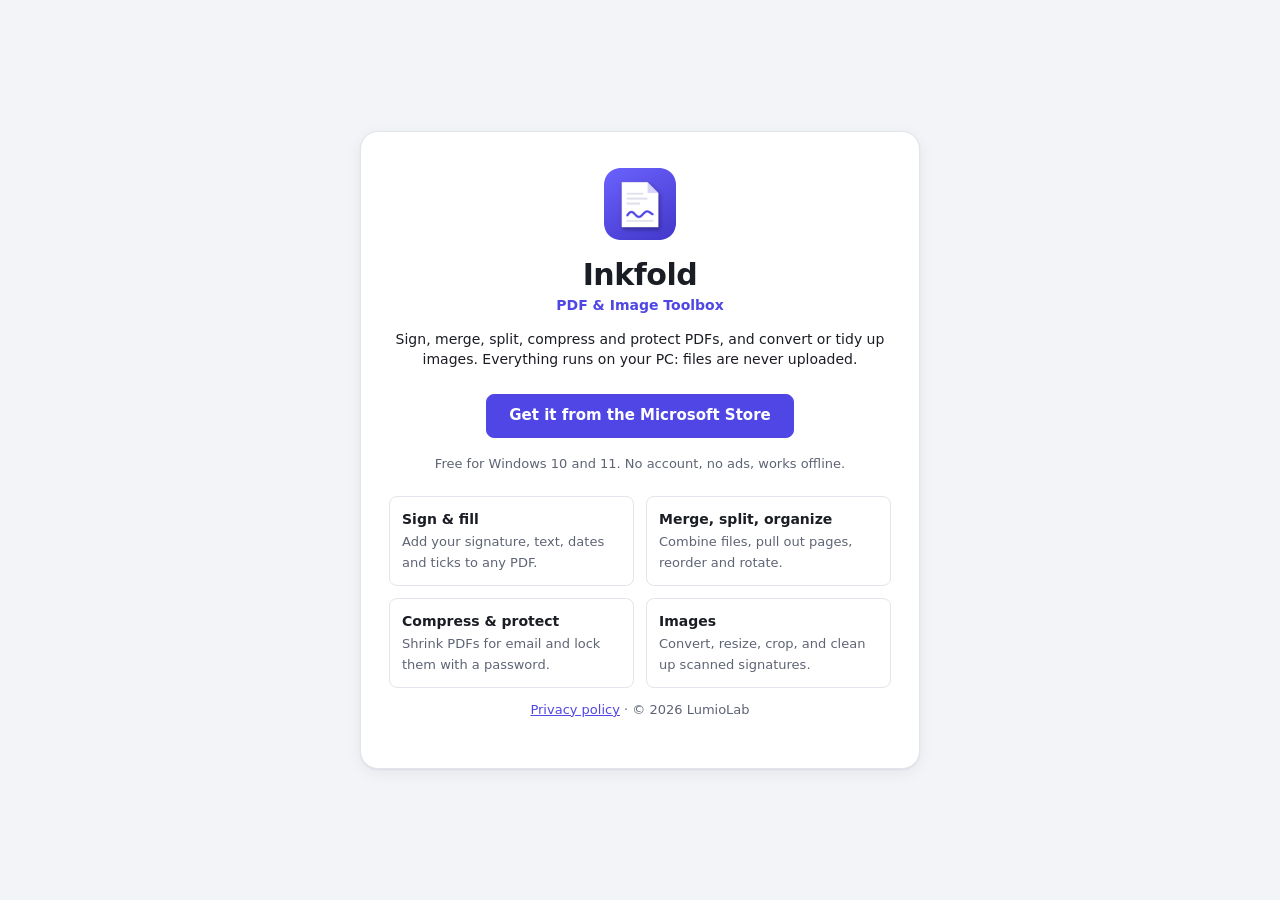
<file: index.html>
<!doctype html>
<html lang="en">
<head>
<meta charset="utf-8">
<meta name="viewport" content="width=device-width, initial-scale=1">
<title>Inkfold – PDF & Image Toolbox</title>
<meta name="description" content="Sign, merge, split, compress and protect PDFs, and convert images. Works offline; your files never leave your device.">
<meta name="theme-color" content="#f3f4f8" media="(prefers-color-scheme: light)">
<meta name="theme-color" content="#1c1d22" media="(prefers-color-scheme: dark)">
<link rel="manifest" href="manifest.webmanifest">
<link rel="icon" href="icons/icon-192.png">
<link rel="stylesheet" href="styles.css">
</head>
<body>
<div class="app">
  <nav class="rail" id="rail" aria-label="Tools">
    <a class="brand" href="#" data-route="home">
      <img src="icons/icon-192.png" alt="" width="28" height="28">
      <span>Inkfold</span>
    </a>
    <div class="rail-list" id="railList"></div>
    <div class="rail-foot">
      <button class="rail-btn" id="themeBtn" type="button" aria-label="Switch theme"></button>
      <a class="rail-btn" href="#about" data-route="about">About &amp; privacy</a>
      <button class="rail-btn rail-support" id="supportBtn" type="button" hidden><span aria-hidden="true">&#9749;</span> Support Inkfold</button>
    </div>
  </nav>
  <main class="main" id="main" tabindex="-1"></main>
</div>
<div class="toasts" id="toasts" role="status" aria-live="polite"></div>
<div class="busy" id="busy" hidden><div class="busy-card"><div class="spinner"></div><div id="busyText">Working…</div><div class="bar"><i id="busyBar"></i></div></div></div>
<dialog id="dlg"></dialog>
<div class="dropveil" id="dropveil" hidden><div>Drop files to open them</div></div>
<script type="module" src="js/app.js"></script>
</body>
</html>
</file>
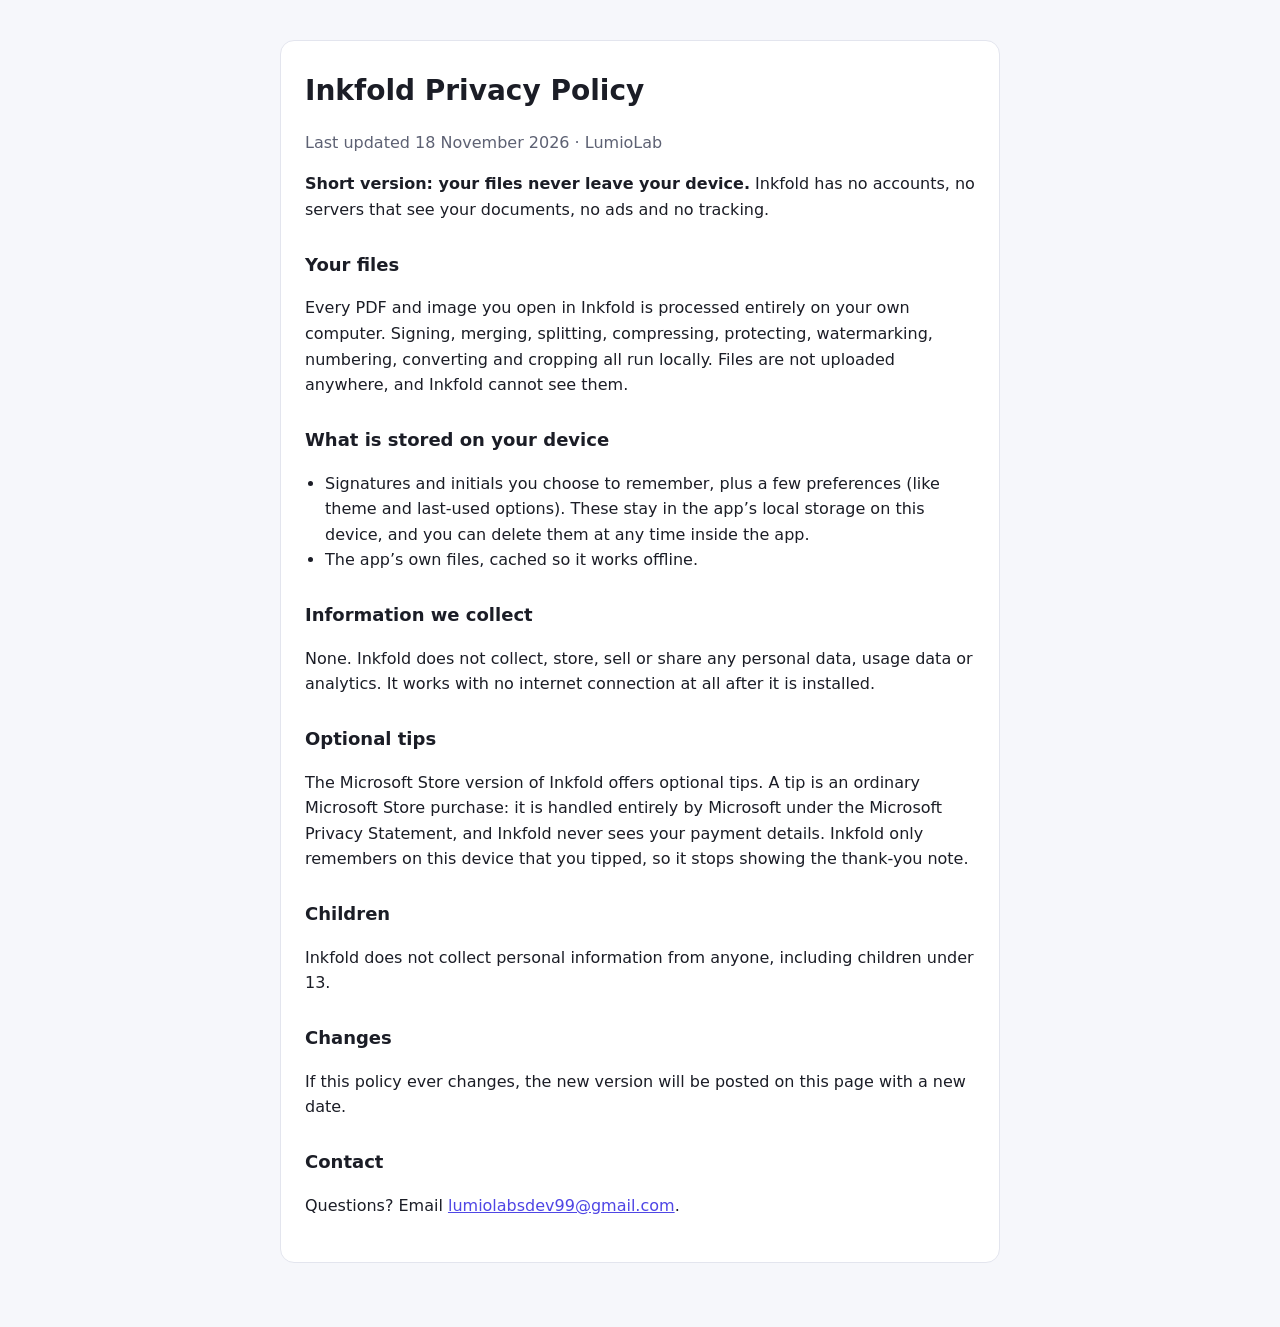
<file: privacy.html>
<!doctype html>
<html lang="en"><head><meta charset="utf-8"><meta name="viewport" content="width=device-width,initial-scale=1">
<title>Inkfold Privacy Policy</title>
<style>
:root{--bg:#f6f7fb;--card:#fff;--text:#1b1d26;--muted:#5d6173;--line:#e3e5ee;--accent:#4f46e5;color-scheme:light dark}
@media (prefers-color-scheme:dark){:root{--bg:#0e0f13;--card:#16171d;--text:#ececf1;--muted:#9a9db0;--line:#2a2c34}}
body{margin:0;background:var(--bg);color:var(--text);font:16px/1.6 "Segoe UI Variable Text","Segoe UI",system-ui,-apple-system,sans-serif}
main{max-width:720px;margin:0 auto;padding:40px 16px 64px}
.card{background:var(--card);border:1px solid var(--line);border-radius:14px;padding:28px 24px}
h1{font-size:28px;margin:0 0 4px}h2{font-size:18px;margin:28px 0 6px}
.muted{color:var(--muted)}a{color:var(--accent)}ul{padding-left:20px}
</style></head><body><main><div class="card">
<h1>Inkfold Privacy Policy</h1>
<p class="muted">Last updated 18 November 2026 · LumioLab</p>
<p><strong>Short version: your files never leave your device.</strong> Inkfold has no accounts, no servers that see your documents, no ads and no tracking.</p>
<h2>Your files</h2>
<p>Every PDF and image you open in Inkfold is processed entirely on your own computer. Signing, merging, splitting, compressing, protecting, watermarking, numbering, converting and cropping all run locally. Files are not uploaded anywhere, and Inkfold cannot see them.</p>
<h2>What is stored on your device</h2>
<ul><li>Signatures and initials you choose to remember, plus a few preferences (like theme and last-used options). These stay in the app’s local storage on this device, and you can delete them at any time inside the app.</li>
<li>The app’s own files, cached so it works offline.</li></ul>
<h2>Information we collect</h2>
<p>None. Inkfold does not collect, store, sell or share any personal data, usage data or analytics. It works with no internet connection at all after it is installed.</p>
<h2>Optional tips</h2>
<p>The Microsoft Store version of Inkfold offers optional tips. A tip is an ordinary Microsoft Store purchase: it is handled entirely by Microsoft under the Microsoft Privacy Statement, and Inkfold never sees your payment details. Inkfold only remembers on this device that you tipped, so it stops showing the thank-you note.</p>
<h2>Children</h2>
<p>Inkfold does not collect personal information from anyone, including children under 13.</p>
<h2>Changes</h2>
<p>If this policy ever changes, the new version will be posted on this page with a new date.</p>
<h2>Contact</h2>
<p>Questions? Email <a href="mailto:lumiolabsdev99@gmail.com">lumiolabsdev99@gmail.com</a>.</p>
</div></main></body></html>
</file>
<file: styles.css>
@font-face{font-family:"Caveat";src:url(fonts/caveat.woff2) format("woff2");font-weight:600;font-display:swap}
@font-face{font-family:"Dancing Script";src:url(fonts/dancing.woff2) format("woff2");font-weight:600;font-display:swap}
@font-face{font-family:"Great Vibes";src:url(fonts/greatvibes.woff2) format("woff2");font-display:swap}

:root{
  --bg:#f3f4f8; --panel:#ffffff; --panel-2:#f7f8fb; --line:#e3e5ec; --line-2:#d3d6e0;
  --text:#1b1d24; --muted:#5f6475; --faint:#8a8fa0;
  --accent:#4f46e5; --accent-2:#6d63ff; --accent-ink:#ffffff; --accent-soft:#eceafe;
  --ok:#0f8a5f; --warn:#b26a00; --err:#c9324a;
  --shadow:0 1px 2px rgba(20,22,40,.06),0 4px 16px rgba(20,22,40,.06);
  --shadow-lg:0 12px 40px rgba(20,22,40,.18);
  --radius:12px; --radius-sm:8px;
  --font:"Segoe UI Variable Text","Segoe UI",system-ui,-apple-system,Roboto,"Helvetica Neue",Arial,sans-serif;
  --font-display:"Segoe UI Variable Display","Segoe UI",system-ui,-apple-system,Roboto,sans-serif;
  color-scheme:light;
}
@media (prefers-color-scheme:dark){
  :root:not([data-theme="light"]){
    --bg:#16171c; --panel:#1f2027; --panel-2:#25262e; --line:#2f313b; --line-2:#3a3d49;
    --text:#ecedf3; --muted:#a3a7b7; --faint:#7d8193;
    --accent:#8b83ff; --accent-2:#a49dff; --accent-ink:#14121f; --accent-soft:#2b2950;
    --ok:#3ccf98; --warn:#f0b54a; --err:#ff6b81;
    --shadow:0 1px 2px rgba(0,0,0,.3),0 4px 16px rgba(0,0,0,.25); --shadow-lg:0 12px 40px rgba(0,0,0,.5);
    color-scheme:dark;
  }
}
:root[data-theme="dark"]{
  --bg:#16171c; --panel:#1f2027; --panel-2:#25262e; --line:#2f313b; --line-2:#3a3d49;
  --text:#ecedf3; --muted:#a3a7b7; --faint:#7d8193;
  --accent:#8b83ff; --accent-2:#a49dff; --accent-ink:#14121f; --accent-soft:#2b2950;
  --ok:#3ccf98; --warn:#f0b54a; --err:#ff6b81;
  --shadow:0 1px 2px rgba(0,0,0,.3),0 4px 16px rgba(0,0,0,.25); --shadow-lg:0 12px 40px rgba(0,0,0,.5);
  color-scheme:dark;
}

*{box-sizing:border-box}
html,body{height:100%}
body{margin:0;background:var(--bg);color:var(--text);font:14px/1.45 var(--font);-webkit-font-smoothing:antialiased}
button,input,select,textarea{font:inherit;color:inherit}
a{color:var(--accent)}
:focus-visible{outline:2px solid var(--accent);outline-offset:2px}
[hidden]{display:none!important}

.app{display:grid;grid-template-columns:232px 1fr;height:100vh}
.rail{background:var(--panel);border-right:1px solid var(--line);display:flex;flex-direction:column;min-height:0}
.brand{display:flex;align-items:center;gap:10px;padding:16px 16px 12px;text-decoration:none;color:var(--text);font:600 17px var(--font-display);letter-spacing:-.01em}
.brand img{border-radius:7px}
.rail-list{flex:1;overflow:auto;padding:4px 8px 8px}
.rail-group{font-size:11px;font-weight:600;text-transform:uppercase;letter-spacing:.06em;color:var(--faint);padding:14px 10px 6px}
.rail-item{display:flex;align-items:center;gap:10px;width:100%;padding:7px 10px;border:0;background:none;border-radius:var(--radius-sm);text-align:left;cursor:pointer;color:var(--text);text-decoration:none}
.rail-item svg{width:18px;height:18px;flex:none;color:var(--muted)}
.rail-item:hover{background:var(--panel-2)}
.rail-item[aria-current="page"]{background:var(--accent-soft);color:var(--accent);font-weight:600}
.rail-item[aria-current="page"] svg{color:var(--accent)}
.rail-foot{border-top:1px solid var(--line);padding:8px;display:flex;flex-direction:column;gap:2px}
.rail-btn{display:block;padding:7px 10px;border:0;background:none;border-radius:var(--radius-sm);text-align:left;cursor:pointer;color:var(--muted);text-decoration:none;font-size:13px}
.rail-btn:hover{background:var(--panel-2);color:var(--text)}

.main{overflow:auto;min-width:0;outline:none}
.page{max-width:1120px;margin:0 auto;padding:28px 32px 48px}
.page-head{display:flex;align-items:flex-start;gap:14px;margin-bottom:20px}
.page-head .ico{width:44px;height:44px;border-radius:12px;background:var(--accent-soft);color:var(--accent);display:grid;place-items:center;flex:none}
.page-head .ico svg{width:24px;height:24px}
h1{font:600 24px/1.2 var(--font-display);margin:0 0 4px;letter-spacing:-.015em}
h2{font:600 16px var(--font-display);margin:0 0 10px}
.sub{color:var(--muted);margin:0}

.hero{padding:8px 0 22px}
.hero h1{font-size:30px}
.hero p{color:var(--muted);font-size:15px;margin:6px 0 0;max-width:640px}
.badges{display:flex;gap:8px;flex-wrap:wrap;margin-top:14px}
.badge{display:inline-flex;align-items:center;gap:6px;font-size:12px;padding:4px 10px;border-radius:999px;background:var(--panel);border:1px solid var(--line);color:var(--muted)}
.badge b{color:var(--ok);font-weight:700}
.grid{display:grid;grid-template-columns:repeat(auto-fill,minmax(230px,1fr));gap:12px}
.card{background:var(--panel);border:1px solid var(--line);border-radius:var(--radius);box-shadow:var(--shadow)}
.tool-card{display:flex;gap:12px;padding:16px;text-decoration:none;color:var(--text);cursor:pointer;border:1px solid var(--line);background:var(--panel);border-radius:var(--radius);text-align:left;transition:border-color .15s,transform .15s,box-shadow .15s}
.tool-card:hover{border-color:var(--accent);transform:translateY(-1px);box-shadow:var(--shadow)}
.tool-card .ico{width:38px;height:38px;border-radius:10px;background:var(--accent-soft);color:var(--accent);display:grid;place-items:center;flex:none}
.tool-card .ico svg{width:20px;height:20px}
.tool-card b{display:block;font-weight:600;margin-bottom:2px}
.tool-card span{color:var(--muted);font-size:13px}
.section-title{font:600 13px var(--font);text-transform:uppercase;letter-spacing:.06em;color:var(--faint);margin:26px 0 10px}

.drop{border:2px dashed var(--line-2);border-radius:var(--radius);background:var(--panel);padding:36px 20px;text-align:center;cursor:pointer;transition:border-color .15s,background .15s}
.drop:hover,.drop.over{border-color:var(--accent);background:var(--accent-soft)}
.drop svg{width:40px;height:40px;color:var(--accent);margin-bottom:8px}
.drop b{display:block;font-size:16px;margin-bottom:4px}
.drop span{color:var(--muted);font-size:13px}
.drop.compact{padding:14px;display:flex;align-items:center;justify-content:center;gap:10px}
.drop.compact svg{width:20px;height:20px;margin:0}
.drop.compact b{display:inline;font-size:14px;margin:0}

.btn{display:inline-flex;align-items:center;justify-content:center;gap:8px;height:36px;padding:0 16px;border-radius:var(--radius-sm);border:1px solid var(--line-2);background:var(--panel);cursor:pointer;font-weight:500;white-space:nowrap;text-decoration:none;color:var(--text)}
.btn:hover{background:var(--panel-2)}
.btn svg{width:16px;height:16px}
.btn.primary{background:var(--accent);border-color:var(--accent);color:var(--accent-ink);font-weight:600}
.btn.primary:hover{background:var(--accent-2);border-color:var(--accent-2)}
.btn.danger{color:var(--err)}
.btn.sm{height:30px;padding:0 10px;font-size:13px}
.btn.icon{width:32px;padding:0}
.btn:disabled{opacity:.5;cursor:not-allowed}
.btn.big{height:44px;padding:0 22px;font-size:15px}
.btn[aria-pressed="true"]{border-color:var(--accent);background:var(--accent-soft);color:var(--text);font-weight:600}

.toolbar{display:flex;flex-wrap:wrap;align-items:center;gap:8px;margin:14px 0}
.toolbar .grow{flex:1}
.panel{background:var(--panel);border:1px solid var(--line);border-radius:var(--radius);padding:18px;margin-top:14px}
.row{display:flex;flex-wrap:wrap;gap:14px;align-items:flex-end}
.field{display:flex;flex-direction:column;gap:5px;min-width:140px}
.field>span{font-size:12px;font-weight:600;color:var(--muted)}
.field small{color:var(--faint);font-size:12px}
input[type=text],input[type=password],input[type=number],input[type=date],select,textarea{height:36px;padding:0 10px;border:1px solid var(--line-2);border-radius:var(--radius-sm);background:var(--panel-2);min-width:0}
textarea{height:auto;padding:8px 10px}
input:focus,select:focus,textarea:focus{outline:2px solid var(--accent);outline-offset:-1px;border-color:transparent}
input[type=range]{accent-color:var(--accent);width:160px}
input[type=color]{width:44px;height:36px;padding:2px;border:1px solid var(--line-2);border-radius:var(--radius-sm);background:var(--panel-2)}
.check{display:flex;align-items:center;gap:8px;cursor:pointer}
.check input{accent-color:var(--accent);width:16px;height:16px}
.seg{display:inline-flex;border:1px solid var(--line-2);border-radius:var(--radius-sm);overflow:hidden;background:var(--panel-2)}
.seg button{border:0;background:none;padding:0 12px;height:34px;cursor:pointer;color:var(--muted)}
.seg button+button{border-left:1px solid var(--line-2)}
.seg button[aria-pressed="true"]{background:var(--accent);color:var(--accent-ink);font-weight:600}
.hint{color:var(--muted);font-size:13px}
.note{display:flex;gap:10px;align-items:flex-start;padding:10px 12px;border-radius:var(--radius-sm);background:var(--accent-soft);color:var(--text);font-size:13px;margin-top:12px}
.note.warn{background:color-mix(in srgb,var(--warn) 14%,transparent)}
.actions{display:flex;flex-wrap:wrap;gap:10px;align-items:center;margin-top:18px}

/* file list */
.files{display:flex;flex-direction:column;gap:6px;margin-top:14px}
.file{display:flex;align-items:center;gap:12px;padding:8px 10px;background:var(--panel);border:1px solid var(--line);border-radius:var(--radius-sm)}
.file.dragging{opacity:.4}
.file.over{border-color:var(--accent);box-shadow:0 0 0 2px var(--accent-soft)}
.file .thumb{width:40px;height:52px;border-radius:4px;background:var(--panel-2);border:1px solid var(--line);flex:none;object-fit:contain;display:grid;place-items:center;overflow:hidden}
.file .thumb canvas,.file .thumb img{max-width:100%;max-height:100%}
.file .meta{flex:1;min-width:0}
.file .meta b{display:block;font-weight:600;overflow:hidden;text-overflow:ellipsis;white-space:nowrap}
.file .meta span{color:var(--muted);font-size:12px}
.grip{cursor:grab;color:var(--faint);padding:4px;display:grid;place-items:center}
.grip svg{width:16px;height:16px}

/* page grid */
.pages{display:grid;grid-template-columns:repeat(auto-fill,minmax(150px,1fr));gap:14px;margin-top:14px}
.pg{position:relative;background:var(--panel);border:2px solid var(--line);border-radius:var(--radius);padding:10px 10px 6px;cursor:pointer;user-select:none;transition:border-color .12s}
.pg:hover{border-color:var(--line-2)}
.pg.sel{border-color:var(--accent);background:var(--accent-soft)}
.pg.dragging{opacity:.35}
.pg.over-before{box-shadow:-4px 0 0 var(--accent)}
.pg.over-after{box-shadow:4px 0 0 var(--accent)}
.pg .cv{height:170px;display:grid;place-items:center}
.pg canvas{max-width:100%;max-height:170px;box-shadow:0 1px 4px rgba(0,0,0,.18);background:#fff;transition:transform .2s}
.pg .lbl{display:flex;align-items:center;justify-content:space-between;margin-top:6px;font-size:12px;color:var(--muted)}
.pg .tools{position:absolute;top:6px;right:6px;display:flex;gap:4px;opacity:0;transition:opacity .12s}
.pg:hover .tools,.pg:focus-within .tools{opacity:1}
.pg .tools button{width:28px;height:28px;border-radius:6px;border:1px solid var(--line-2);background:var(--panel);display:grid;place-items:center;cursor:pointer;padding:0}
.pg .tools svg{width:15px;height:15px}
.pg .tick{position:absolute;top:8px;left:8px;width:20px;height:20px;border-radius:50%;border:2px solid var(--line-2);background:var(--panel);display:grid;place-items:center}
.pg.sel .tick{background:var(--accent);border-color:var(--accent);color:var(--accent-ink)}
.pg .tick svg{width:12px;height:12px;opacity:0}
.pg.sel .tick svg{opacity:1}
.pg .src{position:absolute;bottom:30px;left:12px;font-size:10px;font-weight:700;padding:1px 6px;border-radius:4px;color:#fff}

/* sign editor */
.editor{display:grid;grid-template-columns:1fr 260px;gap:16px;margin-top:14px;align-items:start}
.viewer{background:var(--panel-2);border:1px solid var(--line);border-radius:var(--radius);padding:20px;display:flex;flex-direction:column;align-items:center;gap:18px;max-height:calc(100vh - 210px);overflow:auto}
.sheet{position:relative;box-shadow:0 2px 10px rgba(0,0,0,.18);background:#fff;flex:none}
.sheet canvas{display:block}
.sheet.armed{cursor:crosshair}
.pnum{font-size:12px;color:var(--muted);margin:-12px 0 0}
.item{position:absolute;border:1px dashed transparent;cursor:move;touch-action:none}
.item:hover,.item.active{border-color:var(--accent)}
.item img{width:100%;height:100%;display:block;pointer-events:none}
.item .txt{white-space:pre;line-height:1.15;pointer-events:none;color:#111;font-family:Helvetica,Arial,sans-serif}
.item .rz{position:absolute;right:-6px;bottom:-6px;width:12px;height:12px;border-radius:50%;background:var(--accent);border:2px solid #fff;cursor:nwse-resize;display:none}
.item .del{position:absolute;right:-10px;top:-10px;width:20px;height:20px;border-radius:50%;background:var(--err);color:#fff;border:2px solid #fff;font-size:12px;line-height:14px;text-align:center;cursor:pointer;display:none;padding:0}
.item.active .rz,.item.active .del,.item:hover .rz,.item:hover .del{display:block}
.side{position:sticky;top:0;display:flex;flex-direction:column;gap:10px}
.side .card{padding:14px}
.palette{display:grid;grid-template-columns:1fr 1fr;gap:8px}
.palette button{display:flex;flex-direction:column;align-items:center;gap:4px;padding:10px 6px;border:1px solid var(--line-2);border-radius:var(--radius-sm);background:var(--panel-2);cursor:pointer;font-size:12px}
.palette button svg{width:20px;height:20px;color:var(--accent)}
.palette button[aria-pressed="true"]{border-color:var(--accent);background:var(--accent-soft)}
.sigs{display:flex;flex-wrap:wrap;gap:6px}
.sigs button{border:1px solid var(--line-2);background:#fff;border-radius:6px;padding:4px;cursor:pointer;width:100px;height:44px;display:grid;place-items:center;position:relative}
.sigs img{max-width:100%;max-height:100%}
.sigs button svg{width:20px;height:20px;color:var(--accent)}

/* dialog */
dialog{border:0;border-radius:var(--radius);padding:0;background:var(--panel);color:var(--text);box-shadow:var(--shadow-lg);width:min(560px,calc(100vw - 32px));max-height:calc(100vh - 32px)}
dialog::backdrop{background:rgba(10,12,20,.45)}
.dlg-head{padding:16px 18px 0;font:600 17px var(--font-display)}
.dlg-body{padding:12px 18px}
.dlg-foot{padding:12px 18px 16px;display:flex;justify-content:flex-end;gap:8px}
.pad{width:100%;height:180px;border:1px solid var(--line-2);border-radius:var(--radius-sm);background:#fff;touch-action:none;cursor:crosshair;display:block}
.typed-opts{display:grid;grid-template-columns:1fr;gap:6px;margin-top:10px}
.typed-opts button{height:56px;border:1px solid var(--line-2);border-radius:var(--radius-sm);background:#fff;color:#111;font-size:30px;cursor:pointer;overflow:hidden;white-space:nowrap}
.typed-opts button[aria-pressed="true"]{border-color:var(--accent);box-shadow:0 0 0 2px var(--accent-soft)}
.tabs{display:flex;gap:4px;border-bottom:1px solid var(--line);margin-bottom:12px}
.tabs button{border:0;background:none;padding:8px 12px;cursor:pointer;color:var(--muted);border-bottom:2px solid transparent;margin-bottom:-1px}
.tabs button[aria-selected="true"]{color:var(--accent);border-color:var(--accent);font-weight:600}

/* crop */
.crop-wrap{position:relative;display:inline-block;max-width:100%;user-select:none;touch-action:none;background:repeating-conic-gradient(#ccc 0 25%,#fff 0 50%) 0 0/16px 16px}
.crop-wrap canvas{display:block;max-width:100%;max-height:60vh}
.crop-box{position:absolute;border:2px solid #fff;box-shadow:0 0 0 9999px rgba(0,0,0,.45);cursor:move}
.crop-box i{position:absolute;width:14px;height:14px;background:#fff;border:2px solid var(--accent);border-radius:3px}
.crop-box i[data-h=nw]{left:-8px;top:-8px;cursor:nwse-resize}.crop-box i[data-h=ne]{right:-8px;top:-8px;cursor:nesw-resize}
.crop-box i[data-h=sw]{left:-8px;bottom:-8px;cursor:nesw-resize}.crop-box i[data-h=se]{right:-8px;bottom:-8px;cursor:nwse-resize}
.checker{background:repeating-conic-gradient(#ccc 0 25%,#fff 0 50%) 0 0/16px 16px;border-radius:var(--radius-sm);display:inline-block}
.compare{display:grid;grid-template-columns:1fr 1fr;gap:12px;margin-top:12px}
.compare figure{margin:0;text-align:center}
.compare figcaption{font-size:12px;color:var(--muted);margin-top:6px}
.compare canvas{max-width:100%;max-height:300px}

.result{display:flex;align-items:center;gap:12px;padding:14px 16px;border-radius:var(--radius);background:color-mix(in srgb,var(--ok) 12%,var(--panel));border:1px solid color-mix(in srgb,var(--ok) 35%,transparent);margin-top:16px}
.result svg{width:22px;height:22px;color:var(--ok);flex:none}
.result .grow{flex:1}
.result b{display:block}
.result span{color:var(--muted);font-size:13px}

.toasts{position:fixed;bottom:20px;left:50%;transform:translateX(-50%);display:flex;flex-direction:column;gap:8px;z-index:50;pointer-events:none;width:max-content;max-width:calc(100vw - 32px)}
.toast{background:var(--text);color:var(--bg);padding:10px 16px;border-radius:var(--radius-sm);box-shadow:var(--shadow-lg);font-size:13px;animation:tin .2s ease-out}
.toast.err{background:var(--err);color:#fff}
@keyframes tin{from{opacity:0;transform:translateY(8px)}}
.busy{position:fixed;inset:0;background:rgba(10,12,20,.35);display:grid;place-items:center;z-index:40}
.busy-card{background:var(--panel);border-radius:var(--radius);padding:22px 26px;box-shadow:var(--shadow-lg);display:flex;flex-direction:column;align-items:center;gap:12px;min-width:260px}
.spinner{width:28px;height:28px;border:3px solid var(--accent-soft);border-top-color:var(--accent);border-radius:50%;animation:spin .8s linear infinite}
@keyframes spin{to{transform:rotate(360deg)}}
.bar{width:100%;height:4px;background:var(--accent-soft);border-radius:4px;overflow:hidden}
.bar i{display:block;height:100%;width:0;background:var(--accent);transition:width .15s}
.dropveil{position:fixed;inset:12px;border:3px dashed var(--accent);border-radius:16px;background:color-mix(in srgb,var(--accent) 12%,transparent);display:grid;place-items:center;z-index:60;font:600 20px var(--font-display);color:var(--accent);pointer-events:none}
.about p,.about li{color:var(--muted);max-width:720px}
.about h2{margin-top:22px}
.kbd{font:12px ui-monospace,Consolas,monospace;padding:1px 6px;border:1px solid var(--line-2);border-bottom-width:2px;border-radius:4px;background:var(--panel-2)}

@media (max-width:860px){
  .app{grid-template-columns:1fr;grid-template-rows:auto 1fr;height:100vh}
  .rail{flex-direction:row;align-items:center;border-right:0;border-bottom:1px solid var(--line);overflow-x:auto}
  .rail-list{display:flex;overflow:visible;padding:6px;flex:none}
  .rail-group{display:none}
  .rail-item{white-space:nowrap;width:auto}
  .rail-foot{flex-direction:row;border:0;padding:6px}
  .rail-btn{white-space:nowrap}
  .brand span{display:none}
  .page{padding:20px 16px 40px}
  .editor{grid-template-columns:1fr}
  .side{position:static;order:-1}
  .viewer{max-height:none}
  .compare{grid-template-columns:1fr}
}
@media (prefers-reduced-motion:reduce){*{transition:none!important;animation:none!important}}
/* optional support (Store tips) */
.rail-support{color:var(--muted)}
.rail-support:hover{color:var(--accent)}
.tip-line{display:flex;flex-wrap:wrap;align-items:center;gap:4px;margin-top:8px;padding:0 4px;font-size:13px;color:var(--muted)}
.linkish{background:none;border:0;padding:0;font:inherit;color:var(--accent);font-weight:600;cursor:pointer}
.linkish:hover{text-decoration:underline}
.tip-off{margin-left:auto;border:0;background:none;color:var(--muted);font-size:12px;cursor:pointer;padding:2px 6px;border-radius:6px}
.tip-off:hover{background:var(--panel-2);color:var(--text)}

/* ---------- Store tips ---------- */
.rail-support{background:none;border:0;text-align:left;cursor:pointer;font:inherit}
.tip-grid{display:grid;grid-template-columns:repeat(auto-fit,minmax(130px,1fr));gap:10px;margin-top:12px;max-width:520px}
.tip-btn{display:flex;flex-direction:column;align-items:center;gap:2px;padding:14px 10px;border:1px solid var(--line);border-radius:var(--radius);background:var(--panel);color:var(--text);cursor:pointer;font:inherit;transition:border-color .15s,transform .15s}
.tip-btn:hover{border-color:var(--accent);transform:translateY(-1px)}
.tip-btn .tip-emoji{font-size:26px;line-height:1.2}
.tip-btn span:last-child{color:var(--muted);font-size:13px}
/* ---------- Store landing (plain browser) ---------- */
.landing{min-height:100vh;display:grid;place-items:center;padding:32px 16px;background:var(--bg)}
.landing-card{max-width:560px;width:100%;text-align:center;background:var(--panel);border:1px solid var(--line);border-radius:18px;padding:36px 28px;box-shadow:var(--shadow)}
.landing-icon{border-radius:16px}
.landing h1{margin:12px 0 2px;font-size:30px}
.landing-tag{color:var(--accent);font-weight:600;margin:0 0 12px}
.store-cta{margin:10px 0 4px;display:inline-flex;align-items:center;text-decoration:none}
.landing-feats{display:grid;grid-template-columns:repeat(auto-fit,minmax(200px,1fr));gap:12px;text-align:left;margin:22px 0 10px}
.landing-feats div{padding:12px;border:1px solid var(--line);border-radius:var(--radius-sm)}
.landing-feats b{display:block;margin-bottom:2px}
.landing-feats span{color:var(--muted);font-size:13px}
</file>
